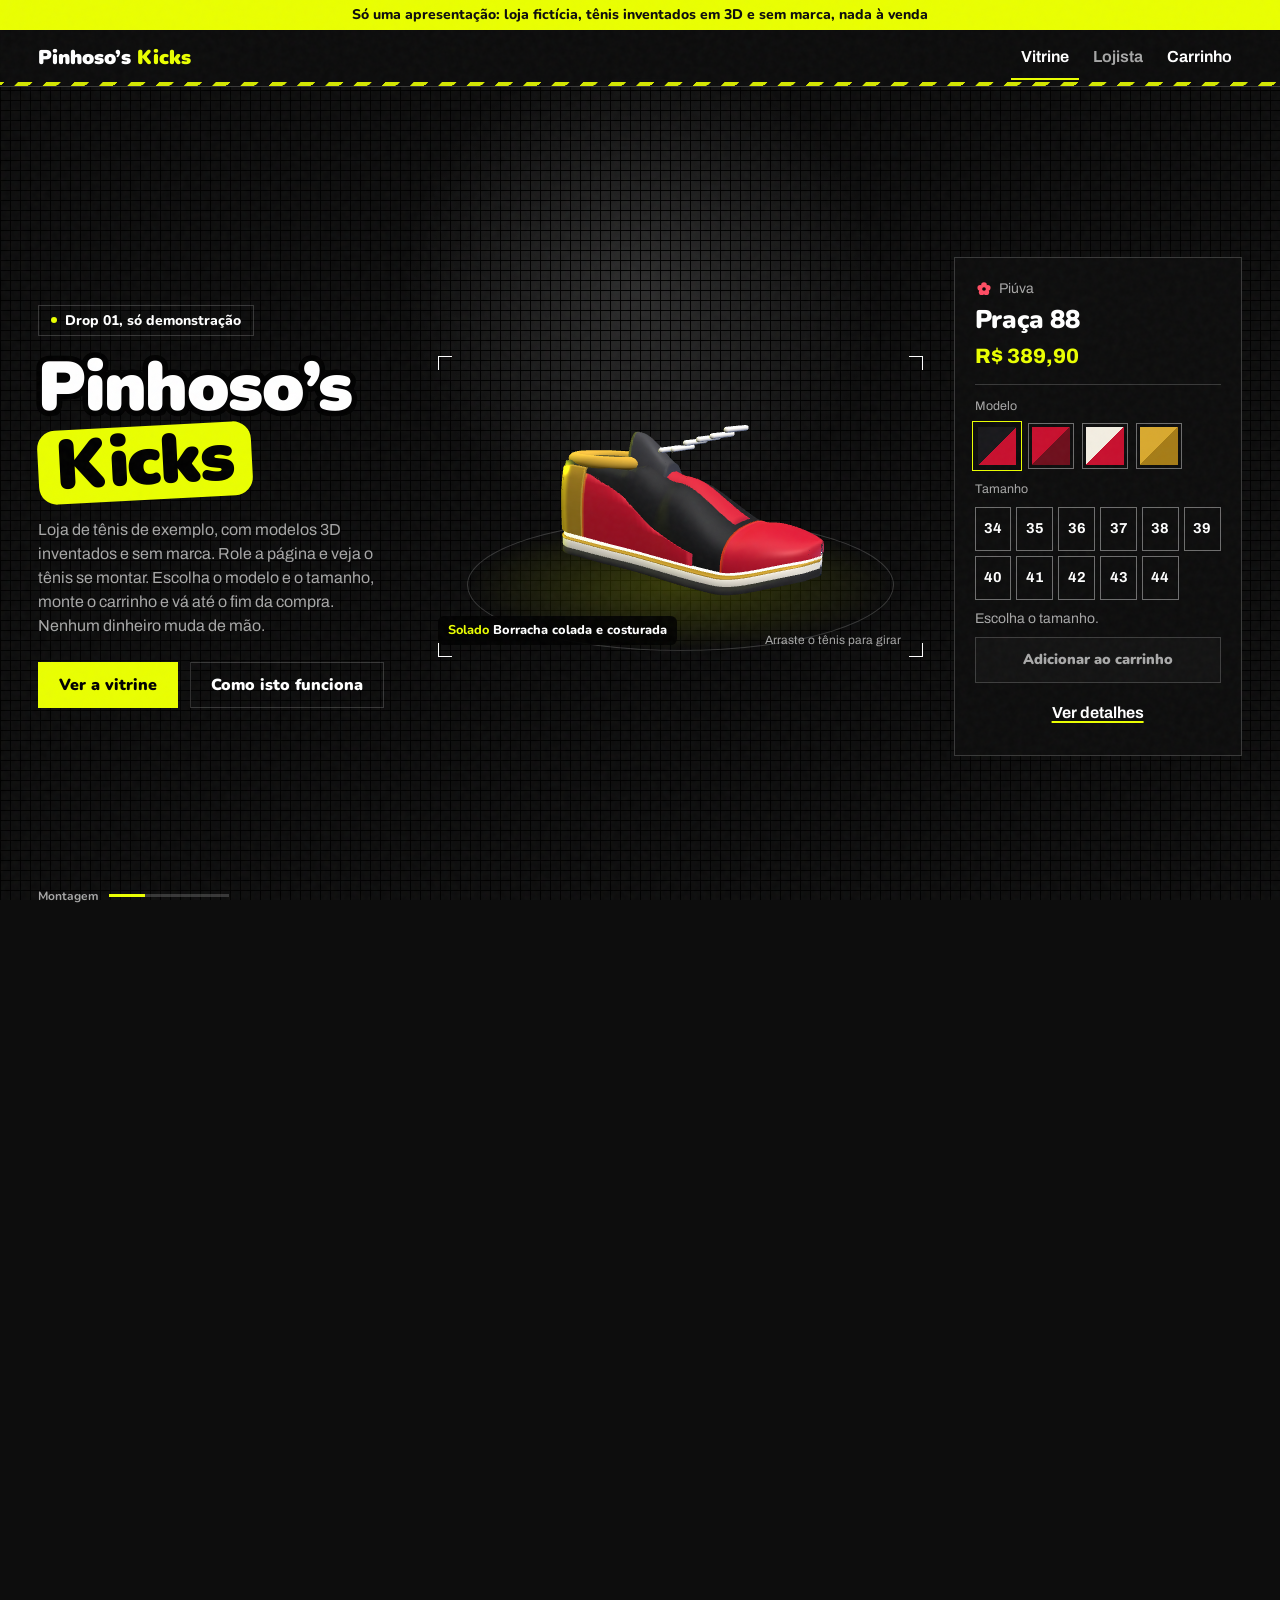
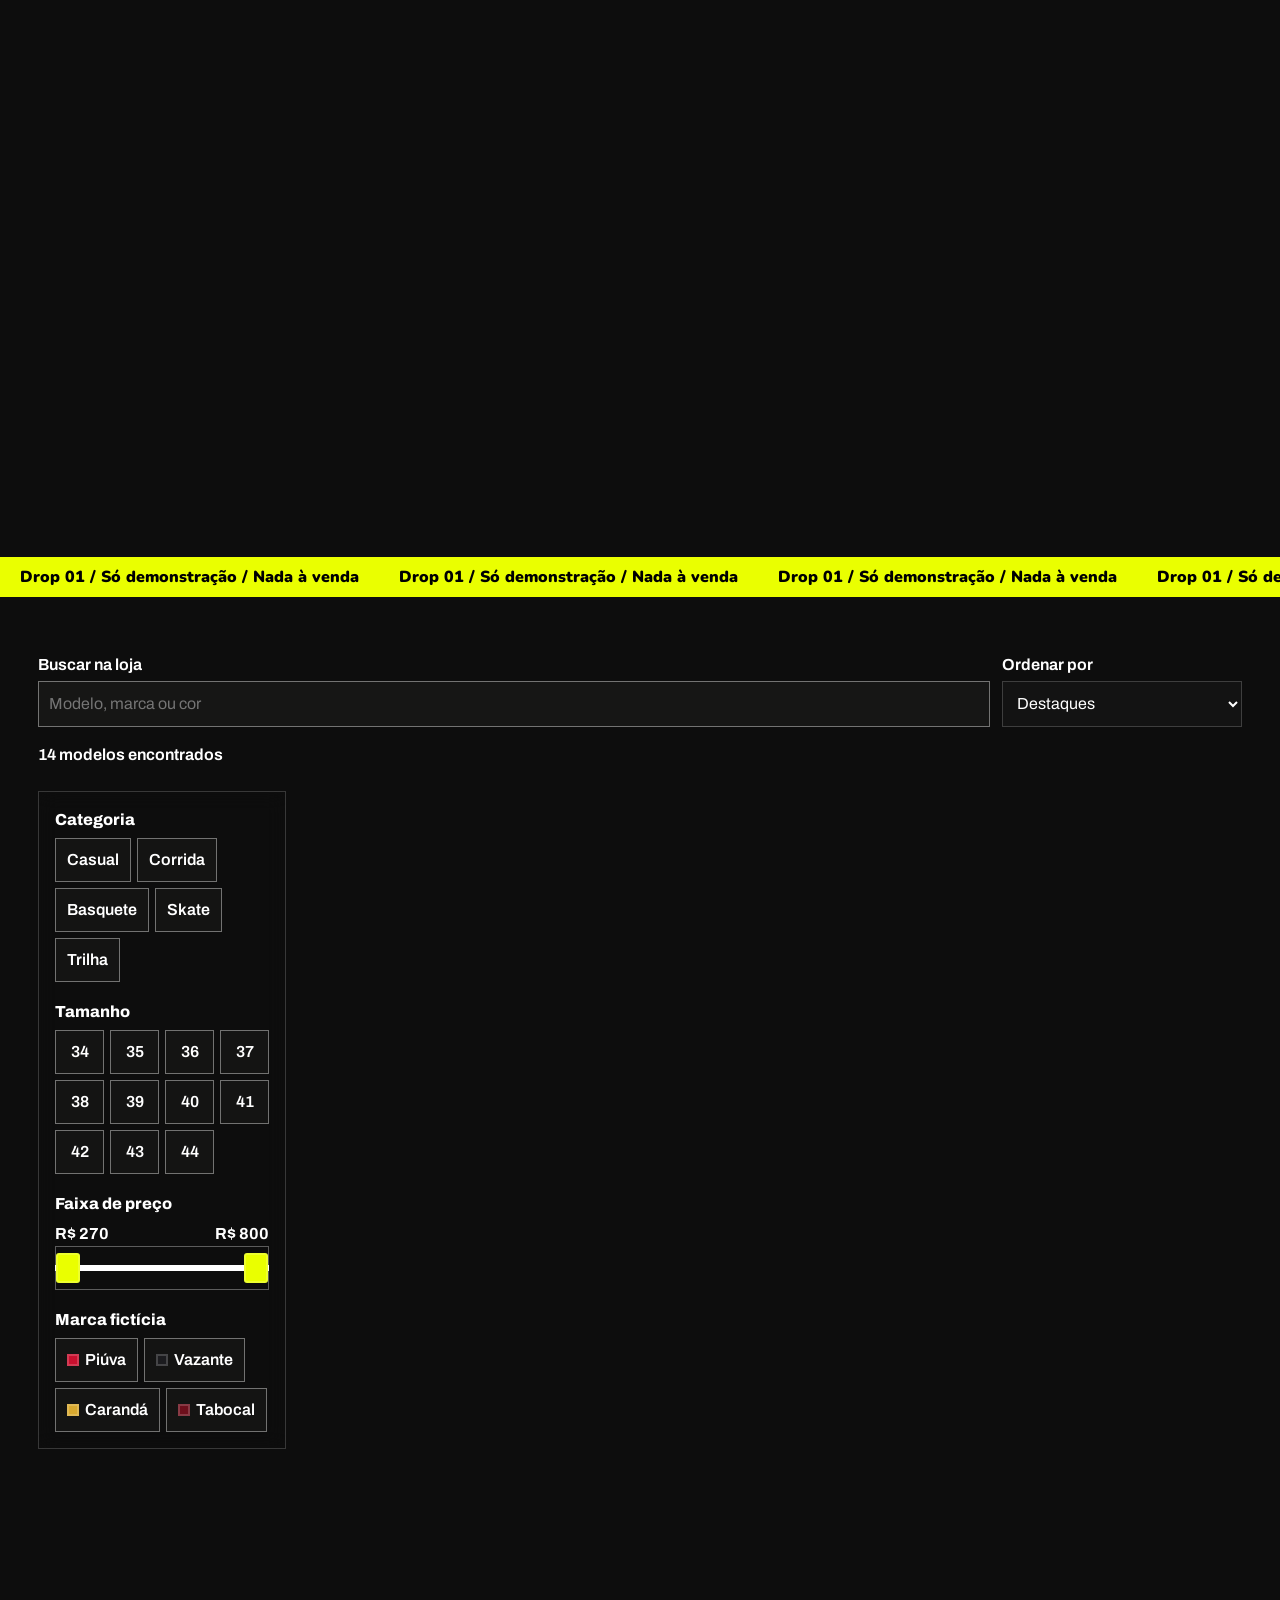
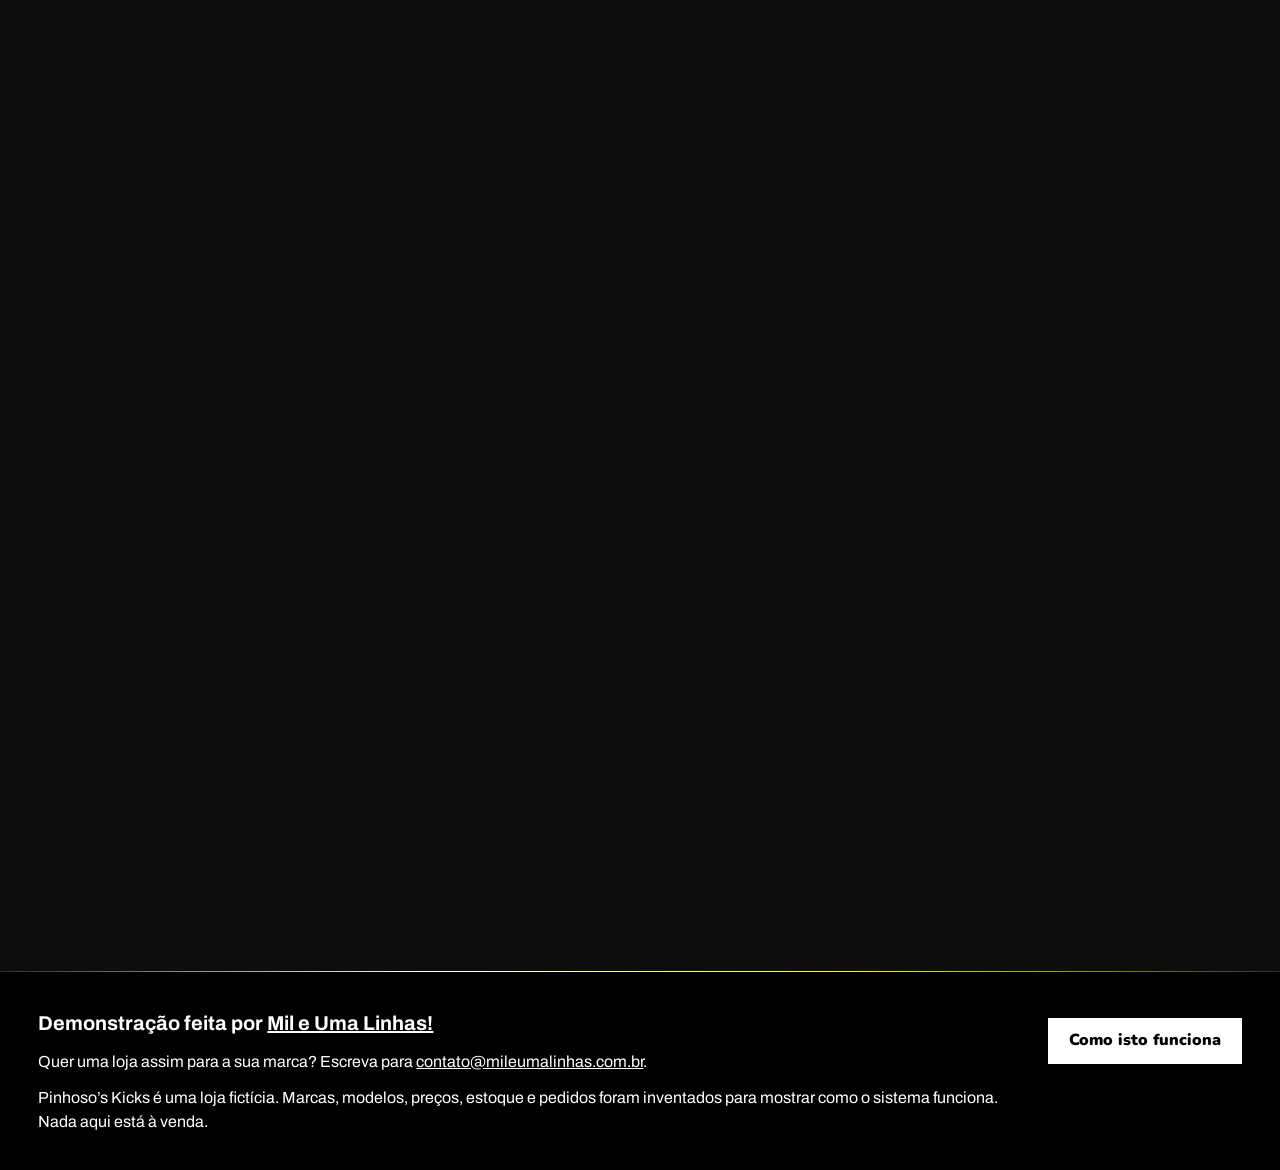
<file: index.html>
<!doctype html>
<html lang="pt-BR">
<head>
  <meta charset="utf-8">
  <meta name="viewport" content="width=device-width, initial-scale=1">
  <!-- Só carrega arquivos deste site. connect-src e form-action em 'none': a página não tem como enviar dados para fora. -->
  <meta http-equiv="Content-Security-Policy" content="default-src 'none'; script-src 'self'; style-src 'self'; img-src 'self'; font-src 'self'; connect-src 'none'; form-action 'none'; base-uri 'none'">
  <meta name="referrer" content="no-referrer">
  <title>Pinhoso’s Kicks (demonstração)</title>
  <meta name="description" content="Loja virtual de demonstração, com produtos e preços fictícios. Vitrine, carrinho, checkout simulado e área do lojista em HTML, CSS e JavaScript puros.">
  <meta name="theme-color" content="#000000">
  <link rel="canonical" href="https://toshiro01001.github.io/tenis-primeiro/">
  <meta property="og:type" content="website">
  <meta property="og:locale" content="pt_BR">
  <meta property="og:title" content="Pinhoso’s Kicks: loja de tênis de demonstração">
  <meta property="og:description" content="Vitrine com filtros, carrinho, checkout simulado e área do lojista. Marcas e preços fictícios, nada à venda.">
  <meta property="og:url" content="https://toshiro01001.github.io/tenis-primeiro/">
  <meta property="og:image" content="https://toshiro01001.github.io/tenis-primeiro/og.png">
  <meta name="twitter:card" content="summary_large_image">
  <link rel="icon" href="assets/favicon.svg" type="image/svg+xml">
  <link rel="preload" href="assets/fontes/archivo-variavel.woff2" as="font" type="font/woff2" crossorigin>
  <link rel="stylesheet" href="css/base.css">
  <link rel="stylesheet" href="css/componentes.css">
  <link rel="stylesheet" href="css/telas.css">
  <link rel="stylesheet" href="css/tema.css">
  <link rel="stylesheet" href="css/subsolo.css">
  <script type="module" src="js/app.js"></script>
  <script type="module" src="js/efeitos.js"></script>
</head>
<body>
  <a class="pular" href="#principal" data-pular>Pular para o conteúdo</a>

  <p class="fita" role="region" aria-label="Aviso de demonstração">Só uma apresentação: loja fictícia, tênis inventados em 3D e sem marca, nada à venda</p>

  <header class="topo">
    <div class="topo__miolo">
      <a class="topo__logo" href="#/" aria-label="Pinhoso’s Kicks, ir para a vitrine">Pinhoso’s<span class="topo__logo-resto"> Kicks</span></a>
      <nav class="topo__nav" aria-label="Principal">
        <a href="#/" data-rota="vitrine">Vitrine</a>
        <a href="#/lojista" data-rota="lojista">Lojista</a>
        <a class="topo__carrinho" href="#/carrinho" data-rota="carrinho" aria-label="Carrinho com 0 pares">
          <span>Carrinho</span>
          <span class="topo__contador" id="contador-carrinho" hidden>0</span>
        </a>
      </nav>
    </div>
  </header>

  <main id="principal" tabindex="-1">
    <noscript>
      <p class="sem-script">Esta loja de demonstração precisa de JavaScript para funcionar. Ative o JavaScript no navegador e recarregue a página.</p>
    </noscript>
  </main>

  <footer class="rodape">
    <div class="rodape__miolo">
      <p class="rodape__assinatura">Demonstração feita por <a href="https://mileumalinhas.com.br" target="_blank" rel="noopener noreferrer">Mil e Uma Linhas!</a></p>
      <p>Quer uma loja assim para a sua marca? Escreva para <a href="mailto:contato@mileumalinhas.com.br">contato@mileumalinhas.com.br</a>.</p>
      <p>Pinhoso’s Kicks é uma loja fictícia. Marcas, modelos, preços, estoque e pedidos foram inventados para mostrar como o sistema funciona. Nada aqui está à venda.</p>
      <button type="button" class="botao botao--amarelo" data-abrir-como-funciona>Como isto funciona</button>
    </div>
  </footer>

  <div id="avisos" class="avisos" role="status" aria-live="polite"></div>

  <dialog id="como-funciona" class="dialogo" aria-labelledby="titulo-como-funciona">
    <div class="dialogo__cabeca">
      <h2 id="titulo-como-funciona">Como isto funciona</h2>
      <button type="button" class="botao botao--contorno" data-fechar>Fechar</button>
    </div>
    <p>Esta é uma loja virtual de exemplo, feita para você ver na prática como uma loja na internet funciona: escolher um produto, colocar no carrinho, fechar a compra e acompanhar o pedido do lado de quem vende. Tudo aqui é fictício e nada é cobrado nem entregue.</p>

    <h3>Como testar</h3>
    <ol class="dialogo__passos">
      <li>Na vitrine, clique em um tênis. Se quiser, use a busca ou o botão Filtros para achar seu número.</li>
      <li>Escolha o tamanho e aperte "Adicionar ao carrinho".</li>
      <li>No carrinho, teste o cupom DEMO10 e aperte "Continuar para os dados".</li>
      <li>Em cada etapa da compra há um botão "Preencher com dados fictícios", para você não precisar digitar nada seu.</li>
      <li>Confirme o pedido simulado. Depois abra "Lojista", no topo, para ver o pedido e mexer no estoque como se fosse o dono da loja.</li>
    </ol>

    <h3>Como funciona por dentro</h3>
    <dl class="dialogo__lista">
      <div>
        <dt>Vitrine</dt>
        <dd>O catálogo é uma lista de produtos guardada no próprio site. A cada tecla ou clique, o código filtra e ordena essa lista e redesenha as caixas. Os filtros entram no endereço da página, então uma busca pode ser enviada por link.</dd>
      </div>
      <div>
        <dt>Telas</dt>
        <dd>É uma página só. O que muda é a parte do endereço depois do #, e o código troca a tela sem recarregar. O botão voltar do navegador continua funcionando.</dd>
      </div>
      <div>
        <dt>Carrinho e estoque</dt>
        <dd>Ficam salvos na memória do seu navegador (um espaço chamado localStorage, que só este site e só este aparelho enxergam): feche a aba e volte, e continua tudo lá. Cada tamanho tem estoque próprio, e o carrinho não passa desse limite.</dd>
      </div>
      <div>
        <dt>Compra</dt>
        <dd>Cada campo tem sua regra, e os dígitos do CPF e do cartão são conferidos de verdade, mas só o cartão de teste é aceito. Uma regra de segurança da própria página proíbe enviar dados para fora, e CPF, e-mail, endereço e cartão não são guardados em lugar nenhum.</dd>
      </div>
      <div>
        <dt>Imagens</dt>
        <dd>Os tênis são modelos 3D inventados para esta apresentação, montados por código: cinco formatos e uma paleta de cores para cada modelo. Nenhum copia um tênis de marca e nenhum leva logo. Na abertura e na página do produto dá para arrastar o tênis e girar. Em aparelho sem suporte a 3D, entra no lugar o desenho plano dos mesmos modelos.</dd>
      </div>
    </dl>

    <h3>O que dá para adaptar ao seu negócio</h3>
    <p>Os produtos e suas variações (tamanho de roupa, voltagem, sabor), as fotos, a identidade visual, os cupons, as opções de entrega e os relatórios da área do lojista.</p>

    <h3>O que uma loja real precisa a mais</h3>
    <p>Servidor e banco de dados, login do lojista, um intermediador de pagamento para Pix e cartão de verdade, cálculo de frete, nota fiscal e política de privacidade. O código já está separado para receber essas partes.</p>

    <details class="detalhes">
      <summary>Detalhes técnicos</summary>
      <ul>
        <li>HTML, CSS e JavaScript puros (módulos ES). Sem framework, sem etapa de build e sem CDN: tudo é servido do próprio repositório, inclusive a fonte Archivo (licença SIL Open Font).</li>
        <li>Página única com roteamento por hash. Cada etapa do checkout tem endereço próprio, e o código impede pular etapas pelo endereço.</li>
        <li>Carrinho, cupom, estoque e pedidos no localStorage. Se ele estiver bloqueado ou com dado corrompido, a loja continua funcionando e ignora o que for inválido.</li>
        <li>Preços guardados em centavos (números inteiros), para não haver erro de arredondamento.</li>
        <li>Validação com dígitos verificadores reais de CPF e algoritmo de Luhn no cartão, com máscaras que formatam enquanto se digita.</li>
        <li>Política de segurança de conteúdo (CSP) na própria página, com connect-src 'none' e form-action 'none': a página não tem como enviar dados para fora. Todo texto entra na tela por textContent, nunca por innerHTML.</li>
        <li>Modelos 3D gerados por código com three.js (WebGL), com cinco silhuetas e uma paleta por modelo, e ilustração em SVG como reserva quando não há WebGL.</li>
        <li>Teste de ponta a ponta com Playwright em três tamanhos de tela (computador, iPhone 13 e 320 px), conferindo console limpo, ausência de rolagem lateral, estoque e validações.</li>
        <li>Código aberto no GitHub, no repositório Toshiro01001/tenis-primeiro, com a organização dos arquivos explicada no README.</li>
      </ul>
    </details>

    <p class="dialogo__contato">Quer algo assim? Fale com a <a href="https://mileumalinhas.com.br" target="_blank" rel="noopener noreferrer">Mil e Uma Linhas!</a></p>
  </dialog>
</body>
</html>
</file>
<file: css/base.css>
/* Fonte, cores e tipografia: a base de todas as telas. */

@font-face {
  font-family: 'Archivo';
  src: url('../assets/fontes/archivo-variavel.woff2') format('woff2');
  font-weight: 100 900;
  font-stretch: 62% 125%;
  font-display: swap;
}

:root {
  --vermelho: #c8102e;
  --dourado: #e0b13a;
  --preto: #0b0b0c;
  --tinta: #f3eee2;
  --tinta-suave: #b8b1a3;
  --papel: #151517;
  --parede: #0b0b0c;
  --campo: #1f1f22;
  --realce: #2e2610;
  --linha: #4a463e;
  --erro: #ff6b7a;
  --borda: 2px solid var(--linha);
  --miolo: 1320px;
  --respiro: clamp(16px, 3vw, 40px);
  --sombra-dura: 4px 4px 0 var(--dourado);

  --texto-p: 0.875rem;
  --texto-m: 1rem;
  --texto-g: 1.25rem;
  --texto-xg: clamp(1.75rem, 1.2rem + 2.2vw, 2.75rem);

  color-scheme: dark;
}

*,
*::before,
*::after {
  box-sizing: border-box;
}

html {
  -webkit-text-size-adjust: 100%;
  scroll-padding-top: 90px;
}

body {
  margin: 0;
  min-height: 100vh;
  display: flex;
  flex-direction: column;
  background: var(--parede);
  color: var(--tinta);
  font-family: 'Archivo', 'Arial Narrow', Arial, sans-serif;
  font-size: var(--texto-m);
  line-height: 1.5;
  overflow-wrap: break-word;
}

main {
  min-height: 100vh;
  flex: 1;
  width: 100%;
  outline: none;
}

h1,
h2,
h3,
p,
ul,
ol,
dl,
dd,
fieldset {
  margin: 0;
  padding: 0;
}

ul,
ol {
  list-style: none;
}

fieldset {
  border: 0;
  min-width: 0;
}

legend {
  padding: 0;
}

h1,
h2,
h3 {
  line-height: 1.1;
  font-weight: 800;
}

h1:focus {
  outline: none;
}

a {
  color: inherit;
}

button,
input,
select {
  font: inherit;
  color: inherit;
}

svg {
  display: block;
}

[hidden] {
  display: none !important;
}

:focus-visible {
  outline: 3px solid var(--dourado);
  outline-offset: 2px;
}

.invisivel {
  position: absolute;
  width: 1px;
  height: 1px;
  overflow: hidden;
  clip-path: inset(50%);
  white-space: nowrap;
}

.pular {
  position: absolute;
  left: 8px;
  top: -60px;
  z-index: 50;
  padding: 10px 16px;
  background: var(--dourado);
  font-weight: 700;
}

.pular:focus {
  top: 8px;
}

.sem-script {
  max-width: 60ch;
  margin: 48px auto;
  padding: 0 var(--respiro);
  font-size: var(--texto-g);
}

@media (prefers-reduced-motion: reduce) {
  *,
  *::before,
  *::after {
    animation-duration: 0.01ms !important;
    transition-duration: 0.01ms !important;
    scroll-behavior: auto !important;
  }
}

.so-leitor {
  position: absolute;
  width: 1px;
  height: 1px;
  overflow: hidden;
  clip-path: inset(50%);
  white-space: nowrap;
}

.pagina-404 {
  max-width: 60ch;
  margin: auto;
  padding: 14vh 20px;
}

.pagina-404 p {
  margin: 1em 0;
}
</file>
<file: css/componentes.css>
/* Peças reutilizadas: topo, rodapé, botões, caixa de tênis, campos e diálogo. */

/* Fita de aviso e topo */

.fita {
  padding: 6px var(--respiro);
  background: var(--dourado);
  font-size: var(--texto-p);
  font-weight: 700;
  font-stretch: 88%;
  line-height: 1.25;
  text-align: center;
}

.topo {
  position: sticky;
  top: 0;
  z-index: 20;
  background: var(--tinta);
  color: var(--papel);
}

.topo__miolo {
  max-width: var(--miolo);
  margin-inline: auto;
  padding: 0 var(--respiro);
  display: flex;
  align-items: center;
  justify-content: space-between;
  gap: 12px;
  min-height: 56px;
}

.topo__logo {
  /* Amplia a área de toque sem mexer no desenho: em elemento em linha, o
     preenchimento vertical não empurra nada ao redor */
  padding-block: 11px;
  font-size: 1.125rem;
  font-weight: 900;
  font-stretch: 125%;
  letter-spacing: -0.02em;
  text-decoration: none;
  white-space: nowrap;
}

.topo__nav {
  display: flex;
  align-items: center;
  gap: 4px;
}

.topo__nav a {
  display: inline-flex;
  align-items: center;
  gap: 6px;
  min-height: 44px;
  padding: 0 10px;
  font-weight: 650;
  text-decoration: none;
  border-bottom: 3px solid transparent;
}

.topo__nav a:hover,
.topo__nav a[aria-current='page'] {
  border-bottom-color: var(--dourado);
}

.topo__contador {
  min-width: 24px;
  padding: 0 6px;
  border-radius: 12px;
  background: var(--dourado);
  color: var(--tinta);
  font-size: var(--texto-p);
  font-weight: 800;
  line-height: 24px;
  text-align: center;
}

.topo :focus-visible {
  outline-color: var(--dourado);
}

/* Rodapé */

.rodape {
  margin-top: 64px;
  background: var(--tinta);
  color: var(--papel);
}

.rodape__miolo {
  max-width: var(--miolo);
  margin-inline: auto;
  padding: 36px var(--respiro);
  display: grid;
  grid-template-columns: 1fr auto;
  gap: 12px 40px;
  align-items: center;
}

.rodape__assinatura {
  font-size: var(--texto-g);
  font-weight: 700;
}

.rodape__miolo > p:nth-child(2) {
  grid-row: 2;
  max-width: 68ch;
}

.rodape__miolo .botao {
  grid-column: 2;
  grid-row: 1 / span 2;
}

.rodape :focus-visible {
  outline-color: var(--dourado);
}

/* Botões */

.botao {
  display: inline-flex;
  align-items: center;
  justify-content: center;
  min-height: 46px;
  padding: 8px 20px;
  border: var(--borda);
  border-radius: 3px;
  background: var(--vermelho);
  color: #fff;
  font-weight: 750;
  line-height: 1.15;
  text-align: center;
  text-decoration: none;
  cursor: pointer;
  box-shadow: var(--sombra-dura);
  transition: transform 90ms ease, box-shadow 90ms ease;
}

.botao:hover {
  transform: translate(-1px, -1px);
  box-shadow: 5px 5px 0 var(--vermelho);
}

.botao:active {
  transform: translate(3px, 3px);
  box-shadow: 1px 1px 0 var(--vermelho);
}

.botao:disabled {
  background: var(--campo);
  color: var(--tinta-suave);
  box-shadow: none;
  transform: none;
  cursor: not-allowed;
}

.botao--contorno {
  background: var(--papel);
  color: var(--tinta);
}

.botao--dourado {
  background: var(--dourado);
  color: var(--tinta);
}

.botao--grande {
  min-height: 54px;
  font-size: 1.0625rem;
}

.botao--largo {
  width: 100%;
}

.botao-texto {
  display: inline-flex;
  align-items: center;
  min-height: 44px;
  padding: 0;
  border: 0;
  background: none;
  color: inherit;
  font-weight: 650;
  text-decoration: underline;
  text-underline-offset: 3px;
  cursor: pointer;
}

.botao-texto--claro {
  color: #fff;
}

/* A caixa: o tênis em cima, a etiqueta na frente, a prateleira embaixo */

.prateleira {
  --vao: clamp(14px, 2.4vw, 32px);
  display: grid;
  grid-template-columns: repeat(auto-fill, minmax(min(100%, 232px), 1fr));
  gap: 46px var(--vao);
  overflow-x: clip;
  padding-bottom: 12px;
}

.caixa {
  position: relative;
  display: flex;
  flex-direction: column;
  justify-content: flex-end;
  padding-bottom: 12px;
}

/* A tábua da prateleira passa por baixo das caixas e atravessa o vão entre elas. */
.caixa::after {
  content: '';
  position: absolute;
  left: 0;
  right: calc(var(--vao) * -1);
  bottom: 0;
  height: 12px;
  background: var(--tinta);
}

.caixa__tenis {
  position: relative;
  z-index: 1;
  margin: 0 3% -7%;
  transition: transform 160ms ease;
}

.caixa:hover .caixa__tenis {
  transform: translateY(-8px) rotate(-2deg);
}

.tenis {
  width: 100%;
  height: auto;
  overflow: visible;
}

/* Sem position aqui: assim o link da etiqueta consegue cobrir a caixa inteira, tênis incluído. */
.caixa__corpo {
  display: flex;
  flex-direction: column;
  flex: 1 0 auto;
  gap: 10px;
  padding: 0 12px 12px;
  background: var(--caixa);
  border: var(--borda);
  border-bottom: 0;
}

/* Tampa da caixa */
.caixa__corpo::before {
  content: '';
  flex: none;
  height: 22px;
  margin: -3px -23px 0;
  background: var(--tampa);
  border: var(--borda);
  border-radius: 2px;
}

.caixa__link {
  text-decoration: none;
}

.caixa__link::after {
  content: '';
  position: absolute;
  inset: 0;
  z-index: 2;
}

.caixa__link:hover {
  text-decoration: underline;
}

.caixa__link:focus-visible {
  outline: none;
}

.caixa:has(.caixa__link:focus-visible) {
  outline: 3px solid var(--dourado);
  outline-offset: 4px;
}

.etiqueta {
  order: 2;
  flex: 1;
  padding: 10px 10px 8px;
  background: var(--papel);
  border: 2px solid var(--linha);
  border-radius: 2px;
}

.etiqueta__marca {
  display: flex;
  align-items: center;
  gap: 5px;
  font-size: var(--texto-p);
  font-stretch: 85%;
  font-weight: 600;
  line-height: 1.2;
}

.marca-simbolo {
  flex: none;
  width: 16px;
  height: 16px;
}

.etiqueta__nome {
  margin: 4px 0 8px;
  font-size: 1.1875rem;
  font-weight: 850;
  font-stretch: 92%;
  line-height: 1.12;
}

.grade-caixa {
  display: grid;
  grid-template-columns: repeat(11, 1fr);
  border-top: 2px solid var(--linha);
  padding-top: 4px;
  font-size: 0.75rem;
  font-stretch: 68%;
  font-weight: 700;
  line-height: 1.5;
  text-align: center;
}

.grade-caixa .falta {
  color: var(--tinta-suave);
  font-weight: 400;
  text-decoration: line-through;
}

.selo-preco {
  order: 1;
  align-self: flex-end;
  margin: -2px -4px -2px 0;
  padding: 3px 10px;
  background: var(--dourado);
  border: 2px solid var(--linha);
  box-shadow: 3px 3px 0 var(--vermelho);
  font-size: 1.125rem;
  font-weight: 850;
  font-stretch: 88%;
  line-height: 1.3;
  font-variant-numeric: tabular-nums;
  white-space: nowrap;
  transform: rotate(-2.5deg);
}

.selo-preco--esgotado {
  background: var(--tinta);
  color: #fff;
}

.caixa--esgotada {
  --caixa: #3a3a3f;
  --tampa: #26262a;
}

.caixa--esgotada .tenis {
  filter: grayscale(1);
  opacity: 0.6;
}

/* Quantidade */

.quantidade {
  display: inline-flex;
  align-items: stretch;
  border: var(--borda);
  border-radius: 3px;
  background: var(--papel);
}

.quantidade__botao {
  width: 44px;
  min-height: 44px;
  border: 0;
  background: none;
  font-size: 1.375rem;
  font-weight: 700;
  line-height: 1;
  cursor: pointer;
}

.quantidade__botao:hover:not(:disabled) {
  background: var(--dourado);
}

.quantidade__botao:disabled {
  color: #77736b;
  cursor: not-allowed;
}

.quantidade__valor {
  min-width: 36px;
  align-self: center;
  font-weight: 800;
  text-align: center;
  font-variant-numeric: tabular-nums;
}

/* Campos */

.campo {
  display: flex;
  flex-direction: column;
  gap: 4px;
  min-width: 0;
}

label,
legend {
  font-weight: 650;
}

input[type='text'],
input[type='email'],
input[type='tel'],
input[type='search'],
input[type='number'],
select {
  width: 100%;
  min-height: 46px;
  padding: 8px 10px;
  border: 2px solid var(--linha);
  border-radius: 3px;
  background: var(--campo);
  font-size: 1rem; /* 16 px evita o zoom automático do iPhone ao focar o campo. */
}

input:focus-visible,
select:focus-visible {
  outline-offset: 0;
}

[aria-invalid='true'] {
  border-color: var(--erro);
  box-shadow: inset 0 0 0 1px var(--erro);
}

.campo__erro {
  color: var(--erro);
  font-size: var(--texto-p);
  font-weight: 650;
}

.campo__erro--geral {
  font-size: var(--texto-m);
}

.campo__opcional {
  font-weight: 400;
  color: var(--tinta-suave);
}

.nota {
  color: var(--tinta-suave);
  font-size: var(--texto-p);
  line-height: 1.4;
}

.nota--caixa {
  padding: 12px;
  border: 2px dashed var(--dourado);
  color: var(--tinta);
  font-size: var(--texto-m);
}

/* Alertas e estados vazios */

.alerta {
  padding: 10px 14px;
  background: var(--realce);
  border-left: 6px solid var(--dourado);
  font-weight: 550;
}

.vazio {
  grid-column: 1 / -1;
  display: flex;
  flex-direction: column;
  align-items: flex-start;
  gap: 10px;
  padding: 28px;
  border: 3px dashed var(--linha);
  border-radius: 4px;
}

.vazio h1,
.vazio h2 {
  font-size: var(--texto-g);
}

.vazio--pagina {
  max-width: 640px;
  margin: 48px auto 0;
}

.vazio .botao {
  margin-top: 8px;
}

/* Valores */

.valores {
  display: grid;
  gap: 6px;
  font-variant-numeric: tabular-nums;
}

.valores > div {
  display: flex;
  justify-content: space-between;
  gap: 12px;
}

.valores dd {
  white-space: nowrap;
  font-weight: 650;
}

.valores__desconto {
  color: var(--dourado);
}

.valores__total {
  margin-top: 4px;
  padding-top: 8px;
  border-top: var(--borda);
  font-size: var(--texto-g);
  font-weight: 800;
}

.valores__total dd {
  font-weight: 850;
}

/* Avisos */

.avisos {
  position: fixed;
  left: 50%;
  bottom: 16px;
  z-index: 40;
  width: min(460px, calc(100vw - 32px));
  transform: translateX(-50%);
  pointer-events: none;
}

.aviso {
  padding: 12px 16px;
  background: var(--tinta);
  color: #fff;
  border: 2px solid var(--dourado);
  border-radius: 3px;
  font-weight: 600;
  animation: aviso-entra 160ms ease-out;
}

@keyframes aviso-entra {
  from {
    transform: translateY(12px);
    opacity: 0;
  }
}

/* Diálogo */

.dialogo {
  width: min(680px, calc(100vw - 24px));
  max-height: calc(100dvh - 24px);
  padding: clamp(16px, 4vw, 32px);
  border: var(--borda);
  border-radius: 4px;
  background: var(--papel);
  color: var(--tinta);
  box-shadow: 8px 8px 0 var(--vermelho);
}

.dialogo::backdrop {
  background: rgb(0 0 0 / 0.78);
}

.dialogo h2 {
  font-size: 1.625rem;
  font-weight: 900;
  font-stretch: 110%;
}

.dialogo h3 {
  margin: 24px 0 8px;
  font-size: var(--texto-g);
}

.dialogo__cabeca {
  display: flex;
  align-items: flex-start;
  justify-content: space-between;
  gap: 12px;
  margin-bottom: 16px;
}

.dialogo__lista {
  display: grid;
  gap: 12px;
}

.dialogo__lista dt {
  font-weight: 800;
}

.dialogo__passos {
  display: grid;
  gap: 8px;
  margin: 0;
  padding-left: 1.4em;
  line-height: 1.4;
  list-style: decimal;
}

.dialogo__passos li::marker {
  font-weight: 800;
}

/* Bloco "Detalhes técnicos": fica fechado por padrão, para não atrapalhar quem só quer o texto simples. */
.detalhes {
  margin-top: 24px;
  border: var(--borda);
  border-radius: 4px;
}

.detalhes summary {
  padding: 12px 14px;
  min-height: 44px;
  font-weight: 800;
  cursor: pointer;
}

.detalhes summary:focus-visible {
  outline: 3px solid var(--vermelho);
  outline-offset: -3px;
}

.detalhes[open] summary {
  border-bottom: var(--borda);
}

.detalhes ul {
  display: grid;
  gap: 8px;
  margin: 0;
  padding: 14px 14px 14px 2.2em;
  list-style: disc;
  font-size: var(--texto-p);
  line-height: 1.45;
  color: var(--tinta-suave);
}

.dialogo__contato {
  margin-top: 24px;
  padding-top: 14px;
  border-top: var(--borda);
  font-weight: 650;
}

.dialogo--curto {
  max-width: 480px;
}

.dialogo--curto p {
  margin: 12px 0 20px;
}

.dialogo__acoes {
  display: flex;
  flex-wrap: wrap;
  gap: 12px;
}

@media (max-width: 720px) {
  .rodape__miolo {
    grid-template-columns: 1fr;
  }

  .rodape__miolo .botao {
    grid-column: 1;
    grid-row: auto;
    justify-self: start;
  }

  /* Duas colunas de caixas no celular: a etiqueta troca para grade de 6 tamanhos por linha. */
  .prateleira {
    grid-template-columns: repeat(2, minmax(0, 1fr));
    gap: 34px var(--vao);
  }

  .caixa__corpo {
    padding: 0 7px 8px;
    gap: 8px;
  }

  .caixa__corpo::before {
    margin-inline: -16px;
    height: 18px;
  }

  .etiqueta {
    padding: 7px 7px 6px;
  }

  .etiqueta__marca {
    font-size: 0.8125rem;
  }

  .etiqueta__nome {
    font-size: 1.0625rem;
  }

  .grade-caixa {
    grid-template-columns: repeat(6, 1fr);
    font-size: 0.75rem;
    font-stretch: 75%;
  }

  .selo-preco {
    font-size: 1rem;
    padding: 2px 7px;
    margin-right: -2px;
  }
}

@media (max-width: 480px) {
  /* No celular o próprio nome da loja leva à vitrine, e o link some para caber o carrinho. */
  .topo__nav a[data-rota='vitrine'] {
    display: none;
  }

  .topo__logo {
    font-size: 0.9375rem;
  }

  .topo__nav a {
    padding: 0 6px;
  }
}

@media (max-width: 360px) {
  .topo__logo-resto {
    display: none;
  }
}
</file>
<file: css/telas.css>
/* Disposição de cada tela. */

.tela-carrinho,
.tela-checkout,
.tela-lojista,
.tela-pedido,
.tela-produto,
.vitrine {
  max-width: var(--miolo);
  margin-inline: auto;
  padding: 0 var(--respiro);
}

.tela-carrinho,
.tela-checkout,
.tela-lojista,
.tela-pedido,
.tela-produto {
  padding-top: 28px;
}

.titulo-tela {
  margin-bottom: 18px;
  font-size: var(--texto-xg);
  font-weight: 900;
  font-stretch: 118%;
  letter-spacing: -0.02em;
}

/* A abertura da vitrine está em css/tema.css (tênis que se monta com a rolagem). */

/* Vitrine */

.vitrine {
  padding-top: 40px;
}

.vitrine__barra {
  display: grid;
  grid-template-columns: minmax(0, 1fr) 240px;
  gap: 12px;
  align-items: end;
}

.vitrine__alternar {
  display: none;
}

.vitrine__estado {
  display: flex;
  align-items: center;
  justify-content: space-between;
  gap: 12px;
  min-height: 44px;
  margin: 6px 0 14px;
}

.vitrine__contagem {
  font-weight: 650;
}

.vitrine__corpo {
  display: grid;
  grid-template-columns: 248px minmax(0, 1fr);
  gap: 36px;
  align-items: start;
}

.filtros {
  position: sticky;
  top: 72px;
  display: grid;
  gap: 18px;
  max-height: calc(100dvh - 88px);
  overflow-y: auto;
  padding: 16px;
  background: var(--papel);
  border: var(--borda);
  border-radius: 4px;
}

.filtro legend {
  margin-bottom: 6px;
  font-weight: 800;
}

.opcoes {
  display: flex;
  flex-wrap: wrap;
  gap: 6px;
}

.opcoes--tamanhos {
  display: grid;
  grid-template-columns: repeat(4, 1fr);
}

.opcao {
  position: relative;
  font-weight: 600;
  cursor: pointer;
}

.opcao input {
  position: absolute;
  inset: 0;
  width: 100%;
  height: 100%;
  margin: 0;
  opacity: 0;
  cursor: pointer;
}

.opcao__rotulo {
  display: flex;
  align-items: center;
  justify-content: center;
  gap: 6px;
  min-height: 44px;
  padding: 2px 11px;
  border: 2px solid var(--linha);
  border-radius: 3px;
  background: var(--campo);
}

.opcao__cor {
  width: 12px;
  height: 12px;
  background: var(--cor);
  border: 2px solid var(--linha);
}

.opcao input:hover + .opcao__rotulo {
  background: var(--realce);
}

.opcao input:checked + .opcao__rotulo {
  background: var(--tinta);
  color: #fff;
}

.opcao input:focus-visible + .opcao__rotulo {
  outline: 3px solid var(--dourado);
  outline-offset: 2px;
}

/* Faixa de preço: dois controles deslizantes sobrepostos no mesmo trilho */

.faixa__valores {
  display: flex;
  justify-content: space-between;
  font-weight: 700;
  font-variant-numeric: tabular-nums;
}

.faixa__controles {
  position: relative;
  height: 44px;
}

.faixa__trilho {
  position: absolute;
  left: 0;
  right: 0;
  top: 19px;
  height: 6px;
  background: linear-gradient(to right, var(--linha) var(--de), var(--vermelho) var(--de), var(--vermelho) var(--ate), var(--linha) var(--ate));
}

.faixa__controles input {
  position: absolute;
  inset: 0;
  width: 100%;
  height: 44px;
  margin: 0;
  background: none;
  pointer-events: none;
  appearance: none;
  -webkit-appearance: none;
}

.faixa__controles input::-webkit-slider-thumb {
  width: 24px;
  height: 30px;
  background: var(--dourado);
  border: 2px solid var(--linha);
  border-radius: 3px;
  cursor: grab;
  pointer-events: auto;
  appearance: none;
  -webkit-appearance: none;
}

.faixa__controles input::-moz-range-thumb {
  width: 18px;
  height: 24px;
  background: var(--dourado);
  border: 2px solid var(--linha);
  border-radius: 3px;
  cursor: grab;
  pointer-events: auto;
}

.faixa__controles input::-moz-range-track {
  background: none;
}

/* Produto */

.migalha {
  margin-bottom: 10px;
}

.produto {
  display: grid;
  grid-template-columns: minmax(0, 7fr) minmax(0, 5fr);
  gap: clamp(24px, 4vw, 60px);
  align-items: start;
}

.produto__palco {
  position: sticky;
  top: 76px;
  display: flex;
  flex-direction: column;
  padding-top: 14px;
}

.produto__tenis {
  position: relative;
  z-index: 1;
  margin: 0 5% -6%;
}

.produto__caixa {
  position: relative;
  min-height: clamp(110px, 16vw, 200px);
  padding: 44px 20px 0;
  background: var(--caixa);
  border: var(--borda);
  border-bottom: 12px solid var(--linha);
  overflow: hidden;
}

.produto__caixa::before {
  content: '';
  position: absolute;
  top: 0;
  left: 0;
  right: 0;
  height: 26px;
  background: var(--tampa);
  border-bottom: var(--borda);
}

.produto__caixa-nome {
  display: block;
  color: #fff;
  font-size: clamp(2.2rem, 7vw, 5.6rem);
  font-weight: 900;
  font-stretch: 125%;
  letter-spacing: -0.03em;
  line-height: 1;
}

.produto__nome {
  margin-top: 6px;
  font-size: var(--texto-xg);
  font-weight: 900;
  font-stretch: 112%;
  letter-spacing: -0.02em;
}

.produto__cor {
  margin-top: 4px;
  color: var(--tinta-suave);
}

.selo-preco--produto {
  display: inline-block;
  margin: 14px 0 16px;
  padding: 4px 14px;
  font-size: 1.75rem;
}

.produto__descricao {
  max-width: 56ch;
}

.produto__compra {
  display: grid;
  gap: 10px;
  margin-top: 20px;
}

.tamanhos legend {
  margin-bottom: 8px;
  font-weight: 800;
}

.tamanhos__grade {
  display: grid;
  grid-template-columns: repeat(6, minmax(0, 1fr));
  gap: 6px;
}

.tamanho {
  position: relative;
  cursor: pointer;
}

.tamanho input {
  position: absolute;
  inset: 0;
  width: 100%;
  height: 100%;
  margin: 0;
  opacity: 0;
  cursor: pointer;
}

.tamanho span {
  display: flex;
  align-items: center;
  justify-content: center;
  height: 48px;
  background: var(--campo);
  border: 2px solid var(--linha);
  border-radius: 3px;
  font-size: 1.0625rem;
  font-weight: 750;
  font-variant-numeric: tabular-nums;
}

.tamanho input:hover:not(:disabled) + span {
  background: var(--realce);
}

.tamanho input:checked + span {
  background: var(--dourado);
  box-shadow: 3px 3px 0 var(--vermelho);
}

.tamanho input:focus-visible + span {
  outline: 3px solid var(--dourado);
  outline-offset: 2px;
}

.tamanho input:disabled {
  cursor: not-allowed;
}

.tamanho input:disabled + span {
  background: linear-gradient(to top right, transparent calc(50% - 1px), var(--tinta-suave) calc(50% - 1px), var(--tinta-suave) calc(50% + 1px), transparent calc(50% + 1px)), #eceef6;
  border-color: var(--linha);
  color: var(--tinta-suave);
  font-weight: 500;
}

.produto__situacao {
  min-height: 1.5em;
  font-weight: 600;
}

.produto__acoes {
  display: flex;
  flex-wrap: wrap;
  gap: 12px;
  align-items: stretch;
}

.produto__acoes .botao {
  flex: 1 1 200px;
}

.ficha {
  display: grid;
  gap: 2px;
  margin-top: 22px;
  border-top: var(--borda);
}

.ficha > div {
  display: flex;
  justify-content: space-between;
  gap: 16px;
  padding: 7px 0;
  border-bottom: 1px solid var(--linha);
}

.ficha dt {
  font-weight: 700;
}

.ficha dd {
  text-align: right;
}

.tela-produto .nota {
  margin-top: 12px;
}

.relacionados {
  margin-top: 60px;
}

.relacionados h2 {
  margin-bottom: 18px;
  font-size: 1.625rem;
  font-weight: 900;
  font-stretch: 112%;
}

/* Carrinho */

.carrinho__corpo,
.checkout__corpo {
  display: grid;
  grid-template-columns: minmax(0, 1fr) 360px;
  gap: 32px;
  align-items: start;
}

.tela-carrinho .alerta {
  margin-bottom: 16px;
}

.linhas {
  display: grid;
  gap: 12px;
}

.linha {
  display: grid;
  grid-template-columns: 120px minmax(0, 1fr) auto 104px;
  grid-template-areas:
    'figura dados quantidade total'
    'figura remover quantidade total';
  gap: 0 18px;
  align-items: center;
  padding: 12px 16px;
  background: var(--papel);
  border: var(--borda);
  border-radius: 4px;
}

.linha__figura,
.mini-item__figura,
.estoque__figura {
  border-bottom: 8px solid var(--caixa);
}

.linha__figura {
  grid-area: figura;
}

.linha__dados {
  grid-area: dados;
  align-self: end;
}

.linha__nome {
  font-size: 1.1875rem;
}

.linha__nome a {
  text-decoration: none;
}

.linha__nome a:hover {
  text-decoration: underline;
}

.linha__detalhe {
  color: var(--tinta-suave);
  font-size: var(--texto-p);
}

.linha .quantidade {
  grid-area: quantidade;
}

.linha__total {
  grid-area: total;
  font-size: 1.125rem;
  font-weight: 800;
  font-variant-numeric: tabular-nums;
  text-align: right;
  white-space: nowrap;
}

.linha__remover {
  grid-area: remover;
  justify-self: start;
  align-self: start;
  font-size: var(--texto-p);
}

.resumo {
  position: sticky;
  top: 76px;
  display: grid;
  gap: 16px;
  padding: 18px;
  background: var(--papel);
  border: var(--borda);
  border-radius: 4px;
}

.resumo__titulo {
  font-size: var(--texto-g);
  font-weight: 850;
}

.cupom {
  display: grid;
  gap: 6px;
}

.cupom__linha {
  display: flex;
  gap: 8px;
}

.cupom__linha input {
  flex: 1;
  min-width: 0;
  text-transform: uppercase;
}

.cupom__linha .botao {
  box-shadow: none;
  padding-inline: 14px;
}

.cupom--ativo {
  padding: 10px 12px;
  background: var(--realce);
  border: 2px dashed var(--dourado);
}

/* Checkout */

.etapas {
  display: grid;
  grid-template-columns: repeat(4, minmax(0, 1fr));
  gap: 6px;
  margin-bottom: 16px;
  counter-reset: etapa;
}

.etapas__item {
  counter-increment: etapa;
  display: flex;
  align-items: center;
  gap: 8px;
  padding-top: 8px;
  border-top: 6px solid var(--linha);
  font-weight: 650;
  line-height: 1.15;
}

.etapas__item::before {
  content: counter(etapa);
  flex: none;
  width: 26px;
  height: 26px;
  border: 2px solid currentColor;
  border-radius: 50%;
  font-size: var(--texto-p);
  font-weight: 800;
  line-height: 22px;
  text-align: center;
}

.etapas__item--futura {
  color: var(--tinta-suave);
}

.etapas__item--feita,
.etapas__item--atual {
  border-top-color: var(--vermelho);
}

.etapas__item--atual::before {
  background: var(--vermelho);
  border-color: var(--vermelho);
  color: #fff;
}

.etapas__item--atual {
  font-weight: 800;
}

.tela-checkout > .alerta {
  margin-bottom: 20px;
}

.etapa {
  display: grid;
  gap: 18px;
  padding: clamp(14px, 2.4vw, 24px);
  background: var(--papel);
  border: var(--borda);
  border-radius: 4px;
}

.etapa__campos {
  display: grid;
  grid-template-columns: repeat(2, minmax(0, 1fr));
  gap: 14px;
}

.campo--largo {
  grid-column: 1 / -1;
}

.botao--ficticio {
  justify-self: start;
  box-shadow: none;
}

.etapa__cartao {
  display: grid;
  gap: 14px;
}

.etapa__rodape {
  display: flex;
  flex-wrap: wrap;
  align-items: center;
  justify-content: space-between;
  gap: 12px;
  padding-top: 6px;
}

.escolhas {
  display: grid;
  gap: 8px;
}

.escolhas legend {
  margin-bottom: 8px;
  font-weight: 800;
}

.escolha {
  display: flex;
  align-items: center;
  gap: 10px;
  min-height: 56px;
  padding: 8px 12px;
  border: 2px solid var(--linha);
  border-radius: 3px;
  background: var(--campo);
  font-weight: 400;
  cursor: pointer;
}

.escolha:has(input:checked) {
  background: var(--realce);
  box-shadow: inset 0 0 0 1px var(--dourado);
}

.escolha input {
  flex: none;
  width: 20px;
  height: 20px;
  margin: 0;
  accent-color: var(--vermelho);
}

.escolha__texto {
  display: grid;
  flex: 1;
  line-height: 1.25;
}

.escolha__preco {
  font-weight: 750;
  white-space: nowrap;
}

.mini-itens {
  display: grid;
  gap: 12px;
}

.mini-item {
  display: grid;
  grid-template-columns: 72px minmax(0, 1fr);
  gap: 12px;
  align-items: center;
}

.mini-item__nome {
  font-weight: 750;
}

.revisao {
  display: grid;
  gap: 14px;
}

.revisao__bloco {
  padding-bottom: 8px;
  border-bottom: 1px solid var(--linha);
}

.revisao__bloco h2 {
  margin-bottom: 4px;
  font-size: 1.125rem;
}

.revisao__bloco p {
  overflow-wrap: anywhere;
}

/* Pedido: etiqueta de expedição */

.tela-pedido {
  max-width: 720px;
}

.tela-pedido__lide {
  margin-bottom: 22px;
  font-size: 1.0625rem;
}

.expedicao {
  display: grid;
  gap: 16px;
  padding: clamp(16px, 3vw, 28px);
  background: var(--papel);
  border: 3px solid var(--dourado);
  box-shadow: 8px 8px 0 var(--vermelho);
}

.expedicao__topo {
  display: flex;
  flex-wrap: wrap;
  align-items: center;
  justify-content: space-between;
  gap: 10px;
}

.expedicao__rotulo {
  font-weight: 650;
}

.expedicao__numero {
  font-size: clamp(2rem, 8vw, 3.25rem);
  font-weight: 900;
  font-stretch: 125%;
  letter-spacing: -0.03em;
  line-height: 1;
}

.expedicao__carimbo {
  padding: 3px 10px;
  border: 3px solid var(--erro);
  border-radius: 3px;
  color: var(--erro);
  font-size: var(--texto-g);
  font-weight: 900;
  font-stretch: 115%;
  transform: rotate(-5deg);
}

.barras {
  width: 100%;
  height: 46px;
  fill: var(--tinta);
}

.expedicao__dados {
  display: grid;
  grid-template-columns: repeat(2, minmax(0, 1fr));
  gap: 10px 20px;
}

.expedicao__dados dt {
  color: var(--tinta-suave);
  font-size: var(--texto-p);
}

.expedicao__dados dd {
  font-weight: 700;
}

.expedicao__itens {
  display: grid;
  gap: 6px;
  padding: 12px 0;
  border-block: var(--borda);
}

.expedicao__itens li {
  display: flex;
  justify-content: space-between;
  gap: 14px;
}

.expedicao__itens li span:last-child {
  font-weight: 700;
  white-space: nowrap;
}

.tela-pedido__acoes {
  display: flex;
  flex-wrap: wrap;
  gap: 14px;
  margin-top: 28px;
}

/* Lojista */

.tela-lojista > .alerta {
  margin-bottom: 18px;
}

.painel {
  display: grid;
  grid-template-columns: repeat(3, minmax(0, 1fr));
  gap: 12px;
  margin-bottom: 22px;
}

.painel > div {
  display: flex;
  flex-direction: column-reverse;
  justify-content: flex-end;
  padding: 12px 14px;
  background: var(--papel);
  border: var(--borda);
  border-radius: 4px;
}

.painel dd {
  font-size: clamp(1.25rem, 3.4vw, 2rem);
  font-weight: 900;
  font-stretch: 105%;
  font-variant-numeric: tabular-nums;
  line-height: 1.15;
}

.painel dt {
  color: var(--tinta-suave);
  font-size: var(--texto-p);
  line-height: 1.2;
}

.abas {
  display: flex;
  gap: 6px;
  margin-bottom: 18px;
  border-bottom: var(--borda);
}

.abas__item {
  display: inline-flex;
  align-items: center;
  min-height: 46px;
  padding: 0 18px;
  margin-bottom: -3px;
  border: var(--borda);
  border-radius: 4px 4px 0 0;
  background: var(--parede);
  font-weight: 750;
  text-decoration: none;
}

.abas__item[aria-current='page'] {
  background: var(--papel);
  border-bottom-color: var(--papel);
}

.pedidos {
  display: grid;
  grid-template-columns: repeat(auto-fill, minmax(min(100%, 340px), 1fr));
  gap: 14px;
}

.pedido {
  display: grid;
  gap: 8px;
  align-content: start;
  padding: 14px 16px;
  background: var(--papel);
  border: var(--borda);
  border-radius: 4px;
}

.pedido__topo {
  display: flex;
  justify-content: space-between;
  gap: 12px;
  align-items: baseline;
}

.pedido__topo h2 {
  font-size: 1.25rem;
  font-weight: 900;
  font-stretch: 115%;
}

.pedido__total {
  font-weight: 800;
  font-variant-numeric: tabular-nums;
  white-space: nowrap;
}

.campo--status {
  margin-top: 4px;
}

.estoque__ajuda {
  max-width: 64ch;
  margin-bottom: 16px;
}

.campo--busca-estoque {
  max-width: 420px;
  margin-bottom: 16px;
}

.estoque {
  display: grid;
  gap: 12px;
}

.estoque__produto {
  padding: 12px 14px;
  background: var(--papel);
  border: var(--borda);
  border-radius: 4px;
}

.estoque__cabeca {
  display: grid;
  grid-template-columns: 76px minmax(0, 1fr) auto;
  gap: 12px;
  align-items: center;
  margin-bottom: 10px;
}

.estoque__cabeca h2 {
  font-size: 1.125rem;
}

.estoque__total {
  font-weight: 800;
  white-space: nowrap;
}

.estoque__grade {
  display: grid;
  grid-template-columns: repeat(11, minmax(0, 1fr));
  gap: 6px;
}

.estoque__celula {
  display: grid;
  gap: 2px;
  text-align: center;
}

.estoque__celula label {
  font-size: var(--texto-p);
}

.estoque__celula input {
  padding: 6px 2px;
  text-align: center;
  font-weight: 700;
  -moz-appearance: textfield;
  appearance: textfield;
}

.estoque__celula input::-webkit-outer-spin-button,
.estoque__celula input::-webkit-inner-spin-button {
  appearance: none;
  margin: 0;
}

.estoque__celula input.zerado {
  background: #3a0f16;
  border-color: var(--erro);
}

.tela-lojista__rodape {
  margin-top: 20px;
}

/* Telas médias: a vitrine perde a coluna lateral e os filtros viram painel */

@media (max-width: 960px) {
  .vitrine__barra {
    grid-template-columns: minmax(0, 1fr) minmax(0, 200px) auto;
  }

  .vitrine__alternar {
    display: inline-flex;
    box-shadow: none;
  }

  .vitrine__corpo {
    grid-template-columns: minmax(0, 1fr);
    gap: 20px;
  }

  .filtros {
    position: static;
    display: none;
    max-height: none;
  }

  .filtros--aberto {
    display: grid;
  }

  .opcoes--tamanhos {
    grid-template-columns: repeat(6, minmax(0, 1fr));
  }

  .opcoes--tamanhos .opcao__rotulo {
    padding-inline: 0;
  }

  .produto,
  .carrinho__corpo,
  .checkout__corpo {
    grid-template-columns: minmax(0, 1fr);
  }

  .produto__palco,
  .resumo {
    position: static;
  }

}

/* Celular */

@media (max-width: 720px) {
  .vitrine {
    padding-top: 32px;
  }

  .vitrine__barra {
    grid-template-columns: minmax(0, 1fr) auto;
  }

  .campo--busca {
    grid-column: 1 / -1;
  }

  .linha {
    grid-template-columns: 84px minmax(0, 1fr) auto;
    grid-template-areas:
      'figura dados dados'
      'quantidade quantidade total'
      'remover remover remover';
    gap: 8px 12px;
    padding: 10px 12px;
  }

  .linha__total {
    align-self: center;
  }

  .linha .quantidade {
    justify-self: start;
  }

  .etapas__item {
    flex-direction: column;
    align-items: flex-start;
    gap: 4px;
    font-size: 0.8125rem;
  }

  .etapa__campos {
    grid-template-columns: minmax(0, 1fr);
  }

  .etapa__rodape {
    flex-direction: column-reverse;
    align-items: stretch;
  }

  .etapa__rodape .botao-texto {
    justify-content: center;
  }

  .botao--ficticio {
    width: 100%;
  }

  .tela-pedido__acoes .botao {
    flex: 1 1 100%;
  }

  .estoque__grade {
    grid-template-columns: repeat(6, minmax(0, 1fr));
  }

  .painel {
    grid-template-columns: minmax(0, 1fr);
  }

  .painel > div {
    flex-direction: row-reverse;
    justify-content: space-between;
    align-items: baseline;
    gap: 12px;
  }

  .expedicao {
    box-shadow: 5px 5px 0 var(--vermelho);
  }

  .expedicao__dados {
    gap: 8px 14px;
  }

  .dialogo {
    box-shadow: 4px 4px 0 var(--vermelho);
  }
}
</file>
<file: css/tema.css>
/*
 * Identidade "Vitrine noturna": a mistura do design system Aero (fundo escuro, painéis de vidro,
 * brilho, surgimento ao rolar) com a identidade da Pinhoso's (preto, dourado, vermelho, Archivo
 * condensada, fita de obra, caixas de tênis). Vem por último para ajustar todas as telas.
 */

:root {
  --vidro: rgb(243 238 226 / 0.045);
  --vidro-forte: rgb(20 20 22 / 0.78);
  --vidro-borda: rgb(243 238 226 / 0.1);
  --vidro-borda-forte: rgb(243 238 226 / 0.24);
  --brilho-vermelho: rgb(200 16 46 / 0.4);
  --brilho-dourado: rgb(224 177 58 / 0.45);
  --raio: 10px;
  --raio-p: 6px;
  --suave: cubic-bezier(0.16, 1, 0.3, 1);
}

/* Grão leve por cima de tudo, como no Aero. O arquivo é do próprio site (a CSP não aceita imagem de fora). */
body::after {
  content: '';
  position: fixed;
  inset: 0;
  z-index: 60;
  pointer-events: none;
  opacity: 0.035;
  background: url('../assets/grao.svg');
}

h1, h2, h3 {
  font-stretch: 75%;
  font-weight: 900;
  text-transform: uppercase;
  letter-spacing: 0.005em;
}

/* Texto escuro em tudo que tem fundo dourado */
.fita, .pular, .selo-preco, .botao--dourado, .topo__contador,
.quantidade__botao:hover:not(:disabled),
.tamanho input:checked + span,
.opcao input:checked + .opcao__rotulo {
  color: var(--preto);
}

/* Topo de vidro com a fita de obra correndo embaixo */
.topo {
  background: rgb(11 11 12 / 0.74);
  -webkit-backdrop-filter: blur(14px) saturate(140%);
  backdrop-filter: blur(14px) saturate(140%);
  color: var(--tinta);
}
.topo::after {
  content: '';
  position: absolute;
  inset: auto 0 0;
  height: 4px;
  background: repeating-linear-gradient(-45deg, var(--dourado) 0 10px, transparent 10px 20px);
  background-size: 28.28px 100%;
  opacity: 0.9;
  animation: obra 1.4s linear infinite;
}
@keyframes obra { to { background-position: 28.28px 0; } }
.topo__logo { font-stretch: 75%; font-size: 1.3rem; letter-spacing: 0; }
.topo__logo-resto { color: var(--dourado); }
.topo__nav a { color: var(--tinta-suave); border-bottom-width: 2px; transition: color 0.2s; }
.topo__nav a:hover, .topo__nav a[aria-current='page'] { color: var(--tinta); }
.topo__carrinho { color: var(--tinta) !important; }
.topo__contador { box-shadow: 0 0 14px var(--brilho-dourado); }

.rodape {
  position: relative;
  background: #000;
  color: var(--tinta);
  border-top: 1px solid var(--vidro-borda);
}
.rodape::before {
  content: '';
  position: absolute;
  inset: -1px 0 auto;
  height: 1px;
  background: linear-gradient(90deg, transparent, var(--vermelho), var(--dourado), transparent);
}

/* Botões: vermelho, dourado e vidro, com brilho que passa ao apontar */
.botao {
  position: relative;
  overflow: hidden;
  border: 1px solid transparent;
  border-radius: var(--raio-p);
  font-stretch: 82%;
  text-transform: uppercase;
  letter-spacing: 0.03em;
  box-shadow: none;
  transition: transform 0.2s var(--suave), box-shadow 0.25s, border-color 0.2s, background-color 0.2s;
}
.botao::after {
  content: '';
  position: absolute;
  inset: 0;
  background: linear-gradient(110deg, transparent 35%, rgb(255 255 255 / 0.42) 50%, transparent 65%);
  translate: -120% 0;
  transition: translate 0.7s var(--suave);
  pointer-events: none;
}
.botao:hover:not(:disabled) { transform: translateY(-1px); box-shadow: 0 0 26px var(--brilho-vermelho); }
.botao:hover:not(:disabled)::after { translate: 120% 0; }
.botao:active:not(:disabled) { transform: translateY(1px); box-shadow: none; }
.botao--dourado { border-color: var(--dourado); }
.botao--dourado:hover:not(:disabled) { box-shadow: 0 0 28px var(--brilho-dourado); }
.botao--contorno, .botao--vidro {
  background: var(--vidro);
  border-color: var(--vidro-borda-forte);
  color: var(--tinta);
}
.botao--contorno::after, .botao--vidro::after { display: none; }
.botao--contorno:hover:not(:disabled), .botao--vidro:hover:not(:disabled) { border-color: var(--dourado); box-shadow: none; }
.botao:disabled { background: var(--campo); border-color: var(--vidro-borda); color: var(--tinta-suave); box-shadow: none; }
.botao:disabled::after { display: none; }
.botao-texto { text-decoration-color: var(--dourado); text-decoration-thickness: 2px; }

/* Painéis de vidro em todas as telas */
.filtros, .resumo, .etapa, .linha, .pedido, .estoque__produto, .painel > div, .dialogo, .vazio--pagina {
  background: var(--vidro);
  border: 1px solid var(--vidro-borda);
  border-radius: var(--raio);
  -webkit-backdrop-filter: blur(10px);
  backdrop-filter: blur(10px);
}
.dialogo { background: var(--vidro-forte); box-shadow: 0 30px 80px rgb(0 0 0 / 0.6); }
.dialogo::backdrop { background: rgb(0 0 0 / 0.6); -webkit-backdrop-filter: blur(4px); backdrop-filter: blur(4px); }

/* Campos */
input[type='text'], input[type='email'], input[type='tel'], input[type='search'], input[type='number'], select {
  background: rgb(243 238 226 / 0.04);
  border: 1px solid var(--vidro-borda-forte);
  border-radius: var(--raio-p);
  transition: border-color 0.2s, box-shadow 0.2s;
}
input:focus-visible, select:focus-visible { outline: none; border-color: var(--dourado); box-shadow: 0 0 0 3px rgb(224 177 58 / 0.25); }
select option { background: var(--papel); }
[aria-invalid='true'] { border-color: var(--erro) !important; }

.opcao__rotulo, .tamanho span, .escolha, .estoque__celula input {
  border: 1px solid var(--vidro-borda-forte);
  border-radius: var(--raio-p);
  background: rgb(243 238 226 / 0.03);
  transition: border-color 0.2s, background-color 0.2s;
}
.opcao input:hover + .opcao__rotulo, .tamanho input:hover:not(:disabled) + span { border-color: var(--dourado); }
.opcao input:checked + .opcao__rotulo { background: var(--dourado); border-color: var(--dourado); }
.tamanho input:checked + span { background: var(--tinta); border-color: var(--tinta); }
.escolha:has(input:checked) { border-color: var(--dourado); background: rgb(224 177 58 / 0.08); }
.quantidade { border-radius: var(--raio-p); }
.etapas__item { border-top-width: 3px; }
.abas__item { border: 1px solid var(--vidro-borda); background: var(--vidro); }
.abas__item[aria-current='page'] { border-color: var(--dourado); }

/* Aviso que aparece embaixo */
.aviso {
  background: var(--vidro-forte);
  -webkit-backdrop-filter: blur(12px);
  backdrop-filter: blur(12px);
  border: 1px solid var(--dourado);
  border-radius: var(--raio);
  box-shadow: 0 0 30px rgb(224 177 58 / 0.18);
}

/* Letreiro em movimento */
.letreiro {
  position: relative;
  overflow: hidden;
  background: var(--vermelho);
  color: #fff;
  font-weight: 800;
  font-stretch: 75%;
  text-transform: uppercase;
  letter-spacing: 0.08em;
  white-space: nowrap;
}
.letreiro__trilho { display: flex; width: max-content; padding-block: 8px; animation: letreiro 60s linear infinite; }
.letreiro__trilho span { padding-inline: 20px; }
@keyframes letreiro { to { transform: translateX(-50%); } }

/* Tênis com contorno claro, para o preto aparecer no fundo preto */
.tenis { filter: drop-shadow(0 0 1px rgb(243 238 226 / 0.65)); }

/* ABERTURA: título, tênis que se monta com a rolagem e escolha rápida */
.montagem {
  position: relative;
  height: 230vh;
  background:
    radial-gradient(circle at 56% 52%, var(--brilho-vermelho), transparent 46%),
    repeating-linear-gradient(-45deg, rgb(224 177 58 / 0.035) 0 2px, transparent 2px 22px),
    var(--preto);
}
.montagem__fixo {
  position: sticky;
  top: 60px;
  height: calc(100svh - 60px);
  max-width: var(--miolo);
  margin-inline: auto;
  padding: 0 var(--respiro);
  display: grid;
  grid-template-columns: minmax(0, 0.95fr) minmax(0, 1.25fr) 288px;
  align-items: center;
  gap: clamp(16px, 2.4vw, 36px);
}
.selo-drop {
  display: inline-flex;
  align-items: center;
  gap: 8px;
  padding: 4px 12px;
  border: 1px solid rgb(224 177 58 / 0.45);
  border-radius: 99px;
  color: var(--dourado);
  font-size: var(--texto-p);
  font-weight: 650;
}
.selo-drop::before { content: ''; width: 6px; height: 6px; border-radius: 50%; background: var(--dourado); animation: piscar 2s infinite; }
@keyframes piscar { 50% { opacity: 0.2; } }
.montagem__titulo {
  margin: 16px 0 18px;
  font-size: clamp(3rem, 6.1vw, 5.8rem);
  font-stretch: 66%;
  white-space: nowrap;
  line-height: 0.86;
  text-shadow: 0.03em 0.03em 0 var(--vermelho);
}
.montagem__titulo span { display: block; }
.montagem__titulo .vazado { color: transparent; -webkit-text-stroke: 2px var(--dourado); text-shadow: none; }
.montagem__lide { max-width: 40ch; color: var(--tinta-suave); }
.montagem__acoes { display: flex; flex-wrap: wrap; gap: 12px; margin-top: 24px; }
.montagem__bancada { position: relative; }
.montagem__depois:empty { display: none; }
.montagem__bancada .tenis {
  width: 118%;
  margin-left: -9%;
  overflow: visible;
  filter: drop-shadow(0 0 1px rgb(243 238 226 / 0.7)) drop-shadow(0 30px 30px rgb(0 0 0 / 0.55));
}
.montagem__chamadas { position: absolute; inset: 0; pointer-events: none; }
.montagem__chamadas li {
  position: absolute;
  padding: 5px 10px;
  border: 1px solid var(--dourado);
  border-radius: 99px;
  background: var(--vidro-forte);
  -webkit-backdrop-filter: blur(8px);
  backdrop-filter: blur(8px);
  font-size: 0.8rem;
  white-space: nowrap;
  opacity: 0;
  translate: 0 8px;
  transition: opacity 0.4s, translate 0.4s var(--suave);
}
.montagem__chamadas li.ligada { opacity: 1; translate: 0 0; }
.montagem__chamadas b { color: var(--dourado); font-weight: 750; }
.montagem__chamadas li:nth-child(1) { left: 0; bottom: 4%; }
.montagem__chamadas li:nth-child(2) { left: 4%; top: 8%; }
.montagem__chamadas li:nth-child(3) { right: 0; top: 0; }
.montagem__chamadas li:nth-child(4) { right: 6%; bottom: 18%; }
.montagem__progresso {
  position: absolute;
  left: var(--respiro);
  bottom: 22px;
  margin: 0;
  display: flex;
  align-items: center;
  gap: 10px;
  color: var(--tinta-suave);
  font-size: 0.75rem;
  font-weight: 700;
  text-transform: uppercase;
  letter-spacing: 0.08em;
}
.montagem__barra { display: block; width: 120px; height: 3px; background: var(--vidro-borda); border-radius: 2px; overflow: hidden; }
.montagem__barra::after { content: ''; display: block; height: 100%; width: calc(var(--progresso, 0) * 100%); background: var(--dourado); }
.montagem--parada { height: auto; }
.montagem--parada .montagem__fixo { position: relative; top: 0; height: auto; padding-block: 56px; }
.montagem--parada .montagem__progresso { display: none; }

.escolha-rapida {
  padding: 20px;
  background: var(--vidro);
  border: 1px solid var(--vidro-borda);
  border-radius: var(--raio);
  -webkit-backdrop-filter: blur(14px);
  backdrop-filter: blur(14px);
  display: grid;
  gap: 8px;
}
.escolha-rapida__marca { display: flex; align-items: center; gap: 6px; color: var(--tinta-suave); font-size: var(--texto-p); }
.escolha-rapida__marca .marca-simbolo { width: 18px; height: 18px; }
.escolha-rapida__nome { font-size: 1.5rem; font-weight: 900; font-stretch: 72%; text-transform: uppercase; line-height: 1; }
.escolha-rapida__preco { padding-bottom: 12px; border-bottom: 1px solid var(--vidro-borda); color: var(--dourado); font-size: 1.3rem; font-weight: 800; font-variant-numeric: tabular-nums; }
.escolha-rapida__rotulo { margin-top: 4px; color: var(--tinta-suave); font-size: 0.78rem; }
.escolha-rapida__modelos { display: flex; gap: 10px; }
.escolha-rapida__modelo {
  width: 44px;
  height: 44px;
  padding: 0;
  border: 3px solid var(--preto);
  border-radius: 50%;
  background: linear-gradient(135deg, var(--a) 50%, var(--b) 50%);
  box-shadow: 0 0 0 1px var(--vidro-borda-forte);
  cursor: pointer;
  transition: box-shadow 0.2s, transform 0.2s var(--suave);
}
.escolha-rapida__modelo:hover { transform: scale(1.08); }
.escolha-rapida__modelo[aria-pressed='true'] { box-shadow: 0 0 0 2px var(--dourado), 0 0 16px var(--brilho-dourado); }
.escolha-rapida__tamanhos { display: grid; grid-template-columns: repeat(6, minmax(0, 1fr)); gap: 5px; }
.escolha-rapida__tamanhos button {
  min-height: 44px;
  padding: 0;
  border: 1px solid var(--vidro-borda-forte);
  border-radius: var(--raio-p);
  background: transparent;
  font-size: 0.9rem;
  font-weight: 700;
  cursor: pointer;
}
.escolha-rapida__tamanhos button:hover:not(:disabled) { border-color: var(--dourado); }
.escolha-rapida__tamanhos button[aria-pressed='true'] { background: var(--tinta); border-color: var(--tinta); color: var(--preto); }
.escolha-rapida__tamanhos button:disabled { opacity: 0.35; text-decoration: line-through; cursor: not-allowed; }
.escolha-rapida__situacao { min-height: 1.4em; color: var(--tinta-suave); font-size: var(--texto-p); }
.escolha-rapida .botao-texto { justify-self: center; }
.escolha-rapida .botao { white-space: nowrap; font-size: 0.9rem; padding-inline: 12px; }

/* VITRINE: caixas de tênis com etiqueta de vidro */
.vitrine { padding-top: 56px; }
.caixa::after { background: linear-gradient(90deg, var(--dourado), #b98a1d); }
.caixa__corpo { border: 1px solid rgb(0 0 0 / 0.5); border-bottom: 0; }
.caixa__corpo::before { border: 1px solid rgb(0 0 0 / 0.5); }
/* Sem backdrop-filter aqui: ele criaria uma camada própria e o link da caixa deixaria de cobrir o tênis. */
.etiqueta {
  background: rgb(11 11 12 / 0.8);
  border: 1px solid rgb(243 238 226 / 0.18);
  border-radius: var(--raio-p);
}
.grade-caixa { border-top: 1px solid rgb(243 238 226 / 0.18); }
.selo-preco { border: 2px solid #000; border-radius: 4px; box-shadow: 3px 3px 0 #000; }
.selo-preco--esgotado { background: var(--campo); color: var(--tinta); }
.caixa__tenis { transition: transform 0.45s var(--suave); }
.caixa:hover .caixa__tenis, .caixa:has(.caixa__link:focus-visible) .caixa__tenis { transform: translateY(-12px) rotate(-4deg); }
.caixa::before {
  content: '';
  position: absolute;
  inset: 0 10% 40%;
  background: radial-gradient(circle, var(--caixa), transparent 68%);
  opacity: 0;
  filter: blur(18px);
  transition: opacity 0.4s;
  pointer-events: none;
}
.caixa:hover::before { opacity: 0.55; }
.vai-surgir { opacity: 0; transform: translateY(28px); transition: opacity 0.8s var(--suave) var(--atraso, 0ms), transform 0.8s var(--suave) var(--atraso, 0ms); }
.vai-surgir.surgiu { opacity: 1; transform: none; }

/* PRODUTO: o tênis flutua sobre a caixa, com brilho na cor da marca */
.produto__palco::before {
  content: '';
  position: absolute;
  inset: -10% 0 30%;
  background: radial-gradient(circle, var(--caixa, var(--vermelho)), transparent 62%);
  opacity: 0.32;
  filter: blur(24px);
  pointer-events: none;
}
.produto__caixa { border: 1px solid rgb(0 0 0 / 0.5); border-bottom: 12px solid var(--dourado); border-radius: 4px 4px 0 0; }
.produto__caixa-nome { color: var(--caixa-texto, #fff); font-stretch: 75%; text-transform: uppercase; }
.ficha { border-top: 1px solid var(--vidro-borda); }
.ficha > div { border-bottom: 1px solid var(--vidro-borda); }

/* PEDIDO: etiqueta de expedição */
.expedicao { border-radius: var(--raio); box-shadow: 0 0 40px rgb(200 16 46 / 0.25); }
.expedicao__carimbo { border-color: var(--vermelho); color: var(--erro); }

@media (prefers-reduced-motion: no-preference) {
  .produto__tenis { animation: flutuar 6s ease-in-out infinite; }
  @keyframes flutuar { 50% { transform: translateY(-10px) rotate(-1.2deg); } }
}

@media (max-width: 960px) {
  .montagem { height: 210vh; }
  .montagem__fixo { grid-template-columns: minmax(0, 1fr) minmax(0, 1.2fr); grid-template-rows: auto auto; align-content: center; }
  .montagem__depois { max-width: 560px; margin: 0 auto; padding: 28px var(--respiro) 36px; }
}

@media (max-width: 720px) {
  .montagem { height: 200vh; }
  .montagem__fixo { grid-template-columns: minmax(0, 1fr); gap: 8px; top: 56px; height: calc(100svh - 56px); }
  .montagem__titulo { font-size: clamp(2.9rem, 16vw, 5rem); margin: 12px 0; }
  .montagem__lide { font-size: 0.95rem; }
  .montagem__bancada .tenis { width: 100%; margin-left: 0; }
  .montagem__chamadas li { font-size: 0.7rem; padding: 3px 8px; }
  .escolha-rapida__tamanhos { grid-template-columns: repeat(6, minmax(0, 1fr)); }
}

@media (max-width: 720px) and (max-height: 700px) {
  .montagem__lide { display: none; }
}
</file>
<file: css/subsolo.css>
/*
 * Identidade "Subsolo": o último arquivo de estilo, por cima dos outros.
 * Fundo de grade fina que acende onde o ponteiro passa, uma tinta só (branco) e uma luz só (amarelo ácido),
 * cantos retos, colchetes nos cantos ao passar o mouse e títulos escritos como legenda de vídeo de celular.
 * A grade e os colchetes seguem o estilo Artefakt, do GetLayers.
 */

@font-face {
  font-family: 'Nunito';
  src: url('../assets/fontes/nunito-variavel.woff2') format('woff2');
  font-weight: 200 1000;
  font-display: swap;
}

:root {
  --dourado: #eaff00;
  --preto: #0d0d0d;
  --parede: #0d0d0d;
  --papel: #0d0d0d;
  --campo: #131313;
  --realce: #1c1f00;
  --tinta: #ffffff;
  --tinta-suave: rgb(255 255 255 / 0.64);
  --linha: rgb(255 255 255 / 0.18);
  --borda: 1px solid var(--linha);
  --sombra-dura: 0 0 0 transparent;
  --vidro: transparent;
  --vidro-forte: #0d0d0d;
  --vidro-borda: rgb(255 255 255 / 0.18);
  --vidro-borda-forte: rgb(255 255 255 / 0.4);
  --brilho-dourado: rgb(234 255 0 / 0.4);
  --raio: 0px;
  --raio-p: 0px;
  --legenda: 'Nunito', 'Archivo', system-ui, sans-serif;
  --cantos:
    linear-gradient(var(--tinta) 0 0) left top / 14px 1px no-repeat,
    linear-gradient(var(--tinta) 0 0) left top / 1px 14px no-repeat,
    linear-gradient(var(--tinta) 0 0) right top / 14px 1px no-repeat,
    linear-gradient(var(--tinta) 0 0) right top / 1px 14px no-repeat,
    linear-gradient(var(--tinta) 0 0) left bottom / 14px 1px no-repeat,
    linear-gradient(var(--tinta) 0 0) left bottom / 1px 14px no-repeat,
    linear-gradient(var(--tinta) 0 0) right bottom / 14px 1px no-repeat,
    linear-gradient(var(--tinta) 0 0) right bottom / 1px 14px no-repeat;
}

/* Cantos retos em tudo; as legendas, mais abaixo, são a única exceção. */
main *, .topo *, .rodape *, .dialogo, .dialogo * { border-radius: 0 !important; }

/* GRADE: células de 10 px com fio preto. A luz fica numa camada fixa e segue o ponteiro (js/efeitos.js). */
html { background: #0d0d0d; }
body { background: transparent; color: var(--tinta); }
body::before {
  content: '';
  position: fixed;
  inset: 0;
  z-index: -1;
  pointer-events: none;
  background:
    linear-gradient(#000 1px, transparent 1px) 0 0 / 10px 10px,
    linear-gradient(90deg, #000 1px, transparent 1px) 0 0 / 10px 10px,
    radial-gradient(340px circle at var(--mx, 50%) var(--my, 32%), rgb(255 255 255 / 0.13), transparent 70%),
    #0d0d0d;
}

/* MIRA (só com mouse): uma camada por cima de tudo que não recebe cliques. */
.mira { position: fixed; inset: 0; z-index: 70; width: 100vw; height: 100vh; pointer-events: none; }

/* LEGENDAS: títulos em letra grossa e redonda, palavra por palavra em plaquinhas, como legenda de vídeo. */
h1, h2, h3, .escolha-rapida__nome, .etiqueta__nome, .produto__nome, .produto__caixa-nome {
  font-family: var(--legenda);
  font-stretch: 100%;
  font-weight: 900;
  text-transform: none;
  letter-spacing: -0.01em;
}
.titulo-tela { font-weight: 1000; font-stretch: 100%; line-height: 1.5; }
.salto {
  display: inline-block;
  padding: 0.02em 0.3em 0.06em;
  margin-block: 0.08em;
  border-radius: 0.3em !important;
  background: var(--tinta);
  color: #000;
  line-height: 1.15;
  transform-origin: 50% 70%;
  will-change: transform;
}
.salto:last-child { background: var(--dourado); }
h2 .salto, h3 .salto { padding-inline: 0.26em; }

/* TOPO, FITA E RODAPÉ */
.fita { font-family: var(--legenda); font-weight: 800; letter-spacing: 0; }
.topo { background: rgb(13 13 13 / 0.86); border-bottom: 1px solid var(--linha); }
.topo__logo { font-family: var(--legenda); font-stretch: 100%; font-weight: 1000; font-size: 1.25rem; }
.topo__contador { box-shadow: none; }
.rodape { background: #000; }

/* BOTÕES: branco é a ação comum, amarelo é a ação principal, fio é a secundária. */
.botao {
  border: 1px solid var(--tinta);
  background: var(--tinta);
  color: #000;
  font-family: var(--legenda);
  font-weight: 900;
  text-transform: none;
  letter-spacing: 0;
  box-shadow: none;
  transition: background-color 0.15s, color 0.15s, border-color 0.15s;
}
.botao:hover, .botao:active { transform: none; box-shadow: none; background: transparent; color: var(--tinta); }
.botao--dourado { background: var(--dourado); border-color: var(--dourado); color: #000; }
.botao--dourado:hover:not(:disabled) { background: transparent; color: var(--dourado); }
.botao--contorno, .botao--vidro { background: transparent; border-color: var(--linha); color: var(--tinta); backdrop-filter: none; -webkit-backdrop-filter: none; }
.botao--contorno:hover, .botao--vidro:hover { border-color: var(--tinta); }
.botao:disabled, .botao:disabled:hover { background: var(--campo); border-color: var(--linha); color: var(--tinta-suave); }
input, select, textarea { background-color: var(--campo); border: 1px solid var(--linha); color: var(--tinta); }

/* ABERTURA */
.montagem { background: none; }
.montagem__titulo {
  font-family: var(--legenda);
  font-weight: 1000;
  font-stretch: 100%;
  font-size: clamp(2.9rem, 5.4vw, 5.2rem);
  line-height: 1.02;
  letter-spacing: -0.02em;
  text-shadow: none;
}
.montagem__titulo span {
  display: block;
  width: max-content;
  color: var(--tinta);
  -webkit-text-stroke: 0.16em #000;
  paint-order: stroke fill;
  text-shadow: 0.05em 0.07em 0 #000;
}
.montagem__titulo .vazado {
  margin-top: 0.06em;
  padding: 0 0.26em 0.05em;
  border-radius: 0.26em !important;
  background: var(--dourado);
  color: #000;
  -webkit-text-stroke: 0;
  text-shadow: none;
  rotate: -3deg;
}
.selo-drop { border-color: var(--linha); color: var(--tinta); font-family: var(--legenda); font-weight: 800; }
.montagem__bancada { padding-block: 6%; background: var(--cantos); }
.montagem__bancada::before {
  content: '';
  position: absolute;
  inset: 54% 6% 2%;
  border: 1px solid var(--linha);
  border-radius: 50% !important;
  background: radial-gradient(closest-side, rgb(234 255 0 / 0.2), transparent);
  pointer-events: none;
}
.montagem__bancada .tenis, .tenis--foto, .tenis--vivo { filter: none; }
.montagem__bancada .tenis { position: relative; width: 100%; margin-left: 0; }
.tenis--vivo { display: block; touch-action: pan-y; cursor: grab; }
.tenis--vivo:active { cursor: grabbing; }
.montagem__dica {
  position: absolute;
  right: 22px;
  bottom: 8px;
  margin: 0;
  color: var(--tinta-suave);
  font-size: 0.75rem;
  white-space: nowrap;
  pointer-events: none;
}
.montagem__chamadas li {
  border: 0;
  border-radius: 0.5em !important;
  background: rgb(0 0 0 / 0.82);
  color: var(--tinta);
  font-family: var(--legenda);
  font-weight: 800;
}
.montagem__progresso { font-family: var(--legenda); text-transform: none; letter-spacing: 0; }
.escolha-rapida { background: #0d0d0d; border-color: var(--linha); backdrop-filter: none; -webkit-backdrop-filter: none; }
.escolha-rapida__nome { font-size: 1.6rem; }
.escolha-rapida__modelo[aria-pressed='true'] { box-shadow: 0 0 0 2px #0d0d0d, 0 0 0 3px var(--dourado); }
.letreiro { background: var(--dourado); color: #000; font-family: var(--legenda); font-stretch: 100%; font-weight: 900; text-transform: none; letter-spacing: 0; }

/* VITRINE: a caixa perde o recheio colorido; a cor da marca vira um fio de luz na tampa. */
.caixa::after { height: 1px; background: var(--linha); }
.caixa::before { display: none; }
.caixa__corpo { background: #0d0d0d; border: 1px solid var(--linha); border-bottom: 0; }
.caixa__corpo::before { height: 3px; margin: -1px -13px 0; border: 0; background: var(--caixa); box-shadow: 0 0 18px var(--caixa); }
.caixa__tenis { margin: 0 0 -4%; }
.caixa:hover .caixa__tenis, .caixa:has(.caixa__link:focus-visible) .caixa__tenis { transform: translateY(-10px) scale(1.06); }
.etiqueta { background: transparent; border: 0; padding-inline: 0; }
.etiqueta__nome { font-size: 1.3rem; font-weight: 900; }
.grade-caixa { border-top: 1px solid var(--linha); }
.selo-preco { border: 0; box-shadow: none; transform: none; font-family: var(--legenda); font-stretch: 100%; font-weight: 900; border-radius: 0.3em !important; }
/* Colchetes: ficam afastados e fecham no card quando o ponteiro chega. */
.caixa__link::after { inset: -12px; background: var(--cantos); opacity: 0; transition: inset 0.3s var(--suave), opacity 0.2s; }
.caixa:hover .caixa__link::after, .caixa:has(.caixa__link:focus-visible) .caixa__link::after { inset: -4px; opacity: 1; }
.caixa__link:hover { text-decoration: none; }

/* PRODUTO */
.produto__palco::before { background: radial-gradient(circle, var(--caixa, #fff), transparent 62%); opacity: 0.18; }
.produto__palco { background: var(--cantos); }
.produto__tenis { margin: 0; animation: none !important; }
.produto__caixa { background: transparent; border: 0; border-top: 3px solid var(--caixa); min-height: 0; padding: 14px 0 0; }
.produto__caixa::before { display: none; }
.produto__caixa-nome { color: var(--tinta); }
.expedicao { box-shadow: none; border: 1px solid var(--linha); }

@media (max-width: 720px) {
  .montagem__titulo { font-size: clamp(2.5rem, 13vw, 4rem); margin: 10px 0; }
  .montagem__bancada { padding-block: 2%; }
}
@media (prefers-reduced-motion: reduce) {
  .caixa__link::after { transition: none; }
}

/* O vermelho da identidade antiga sai de cena: nada de sombra dura nem brilho colorido. */
:root { --vermelho: #ffffff; --brilho-vermelho: transparent; }
.botao:hover:not(:disabled), .botao:active:not(:disabled) { transform: none; box-shadow: none; }
.botao::after { display: none; }
.dialogo, .expedicao, .tamanho input:checked + span { box-shadow: none; }
.dialogo { border: 1px solid var(--vidro-borda-forte); background: #0d0d0d; }
.etapas__item--atual::before { color: #000; }
.escolha input { accent-color: var(--dourado); }
.detalhes summary:focus-visible { outline-color: var(--dourado); }
.tamanho input:disabled + span {
  background: linear-gradient(to top right, transparent calc(50% - 0.5px), var(--linha) calc(50% - 0.5px), var(--linha) calc(50% + 0.5px), transparent calc(50% + 0.5px));
}
.expedicao__carimbo { border-color: var(--dourado); color: var(--dourado); }
/* luz de fundo para o tênis escuro não sumir na parede escura */
.caixa__tenis { background: radial-gradient(closest-side, rgb(255 255 255 / 0.1), transparent); }
@media (max-width: 960px) {
  .montagem__dica { position: static; text-align: center; }
  .montagem__chamadas li:nth-child(1) { bottom: 2.6em; }
}
</file>
